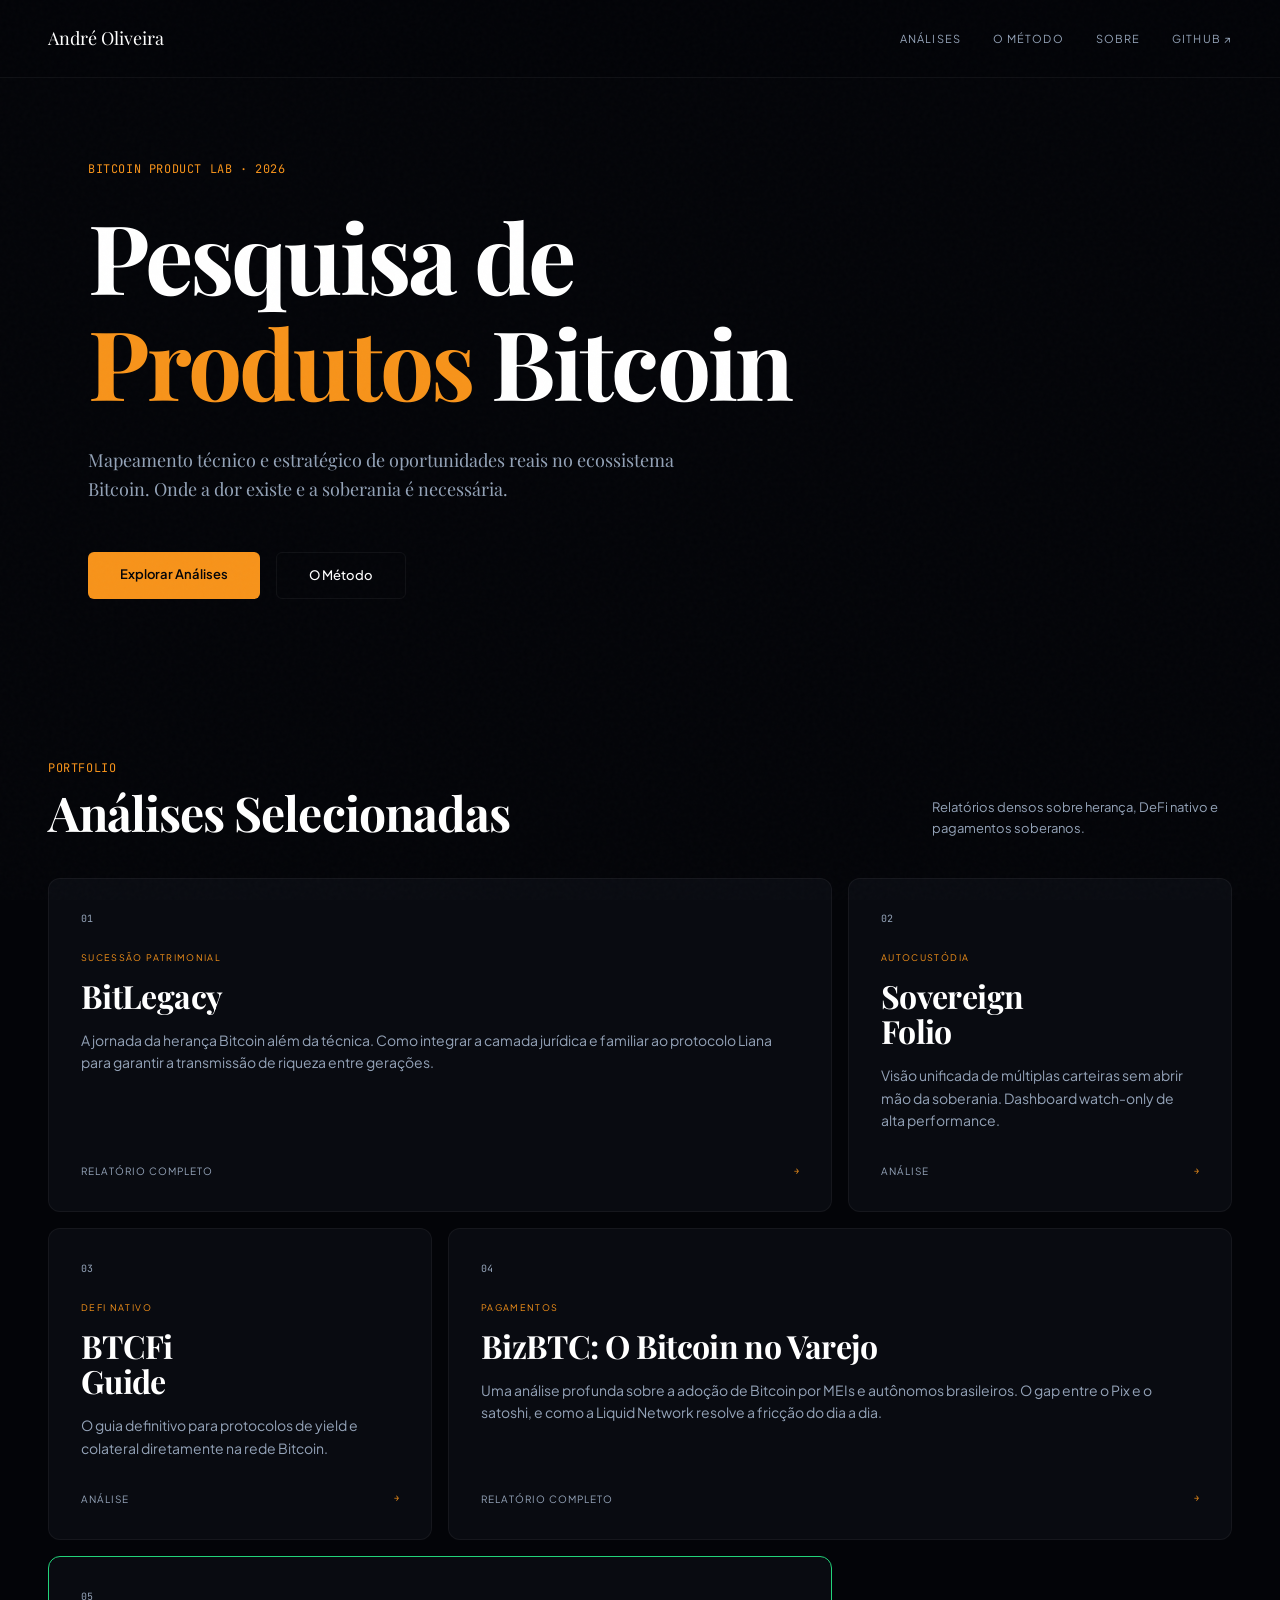
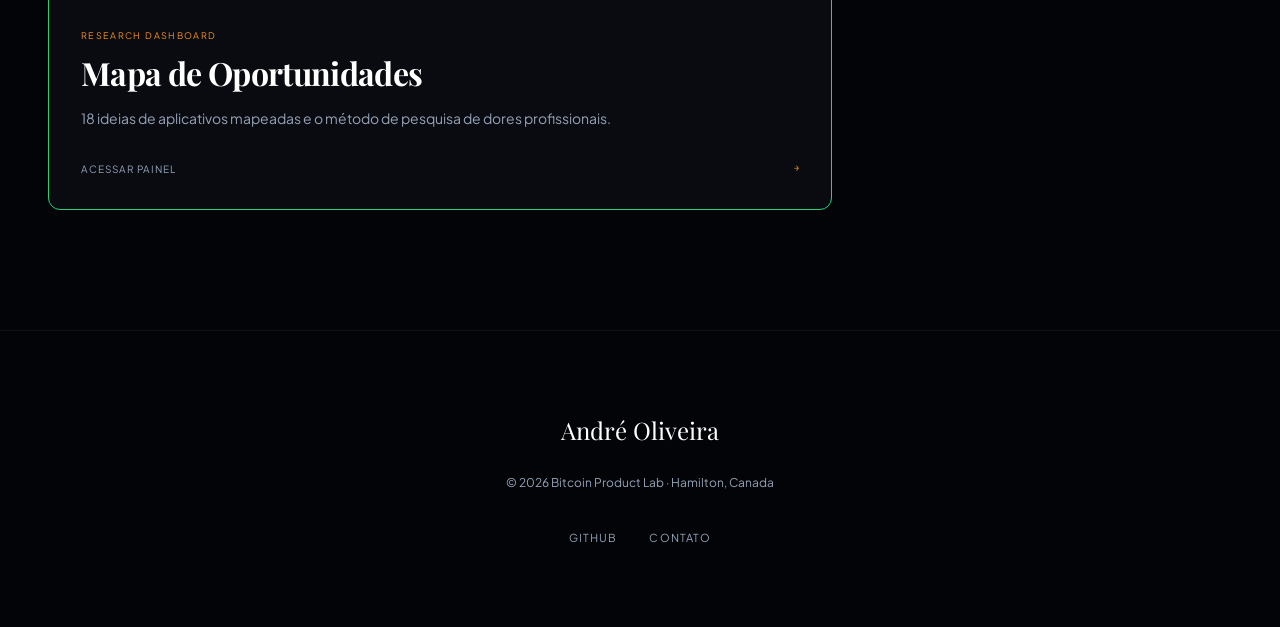
<file: index.html>
<!DOCTYPE html>
<html lang="pt-BR">
<head>
    <meta charset="UTF-8">
    <meta name="viewport" content="width=device-width, initial-scale=1.0">
    <title>André Oliveira — Bitcoin Product Lab</title>
    <meta name="description" content="Mapeamento de oportunidades reais no ecossistema Bitcoin. Dores reais, soluções soberanas.">
    <link rel="stylesheet" href="base.css">
    <style>
        .hero {
            padding: 160px var(--p-page) 80px;
            max-width: 1200px;
            margin: 0 auto;
            text-align: left;
        }

        .hero-eyebrow {
            margin-bottom: 24px;
        }

        h1 {
            font-size: clamp(48px, 8vw, 96px);
            margin-bottom: 32px;
            letter-spacing: -0.03em;
        }

        .hero-desc {
            max-width: 600px;
            font-size: 18px;
            color: var(--text-muted);
            margin-bottom: 48px;
            font-family: 'Playfair Display', serif;
        }

        .section-header {
            padding: 80px var(--p-page) 40px;
            max-width: 1400px;
            margin: 0 auto;
            display: flex;
            justify-content: space-between;
            align-items: flex-end;
        }

        .cases-section {
            padding: 0 var(--p-page) 120px;
        }

        .card-num {
            font-size: 10px;
            font-family: 'JetBrains Mono', monospace;
            color: var(--text-muted);
            margin-bottom: 24px;
        }

        .card-tag {
            font-size: 9px;
            text-transform: uppercase;
            letter-spacing: 0.15em;
            color: var(--accent);
            margin-bottom: 12px;
            display: inline-block;
        }

        .card-title {
            font-size: 32px;
            margin-bottom: 16px;
        }

        .card-desc {
            font-size: 14px;
            color: var(--text-muted);
            line-height: 1.6;
        }

        .card-footer {
            margin-top: auto;
            padding-top: 32px;
            display: flex;
            justify-content: space-between;
            align-items: center;
            font-size: 10px;
            color: var(--text-muted);
            text-transform: uppercase;
            letter-spacing: 0.1em;
        }

        footer {
            padding: 80px var(--p-page);
            border-top: 1px solid var(--border);
            text-align: center;
        }

        .footer-logo {
            font-family: 'Playfair Display', serif;
            font-size: 24px;
            color: var(--white);
            text-decoration: none;
            display: block;
            margin-bottom: 24px;
        }

        .footer-links {
            display: flex;
            justify-content: center;
            gap: 32px;
            list-style: none;
        }

        @media (max-width: 900px) {
            .hero { padding: 120px var(--p-mobile) 60px; }
            .section-header { padding: 40px var(--p-mobile) 20px; flex-direction: column; align-items: flex-start; gap: 16px; }
            .cases-section { padding: 0 var(--p-mobile) 80px; }
        }
    </style>
</head>
<body>

    <nav class="nav-container">
        <a href="/" class="nav-link" style="font-family: 'Playfair Display', serif; font-size: 18px; color: var(--white); text-transform: none; letter-spacing: 0;">André Oliveira</a>
        <div style="display: flex; gap: 32px;">
            <a href="#cases" class="nav-link">Análises</a>
            <a href="metodo/index.html" class="nav-link">O Método</a>
            <a href="sobre/index.html" class="nav-link">Sobre</a>
            <a href="https://github.com/sunda290" target="_blank" class="nav-link">GitHub ↗</a>
        </div>
    </nav>

    <main>
        <section class="hero">
            <div class="hero-eyebrow mono">Bitcoin Product Lab · 2026</div>
            <h1>Pesquisa de <br><span style="color: var(--accent);">Produtos</span> Bitcoin</h1>
            <p class="hero-desc">
                Mapeamento técnico e estratégico de oportunidades reais no ecossistema Bitcoin. Onde a dor existe e a soberania é necessária.
            </p>
            <div style="display: flex; gap: 16px;">
                <a href="#cases" style="background: var(--accent); color: var(--bg); padding: 12px 32px; border-radius: 6px; text-decoration: none; font-weight: 600; font-size: 13px;">Explorar Análises</a>
                <a href="metodo/index.html" style="border: 1px solid var(--border); color: var(--white); padding: 12px 32px; border-radius: 6px; text-decoration: none; font-weight: 500; font-size: 13px;">O Método</a>
            </div>
        </section>

        <section class="section-header" id="cases">
            <div>
                <div class="mono" style="margin-bottom: 8px;">Portfolio</div>
                <h2 style="font-size: 48px;">Análises Selecionadas</h2>
            </div>
            <p style="color: var(--text-muted); max-width: 300px; font-size: 13px;">Relatórios densos sobre herança, DeFi nativo e pagamentos soberanos.</p>
        </section>

        <section class="cases-section">
            <div class="bento-grid">
                
                <!-- BitLegacy -->
                <a href="bitlegacy/index.html" class="bento-card span-8">
                    <div class="card-num">01</div>
                    <div class="card-tag">Sucessão Patrimonial</div>
                    <h3 class="card-title">BitLegacy</h3>
                    <p class="card-desc">
                        A jornada da herança Bitcoin além da técnica. Como integrar a camada jurídica e familiar ao protocolo Liana para garantir a transmissão de riqueza entre gerações.
                    </p>
                    <div class="card-footer">
                        <span>Relatório Completo</span>
                        <span class="mono">→</span>
                    </div>
                </a>

                <!-- SovereignFolio -->
                <a href="sovereignfolio/index.html" class="bento-card span-4">
                    <div class="card-num">02</div>
                    <div class="card-tag">Autocustódia</div>
                    <h3 class="card-title">Sovereign<br>Folio</h3>
                    <p class="card-desc">
                        Visão unificada de múltiplas carteiras sem abrir mão da soberania. Dashboard watch-only de alta performance.
                    </p>
                    <div class="card-footer">
                        <span>Análise</span>
                        <span class="mono">→</span>
                    </div>
                </a>

                <!-- BTCFi -->
                <a href="btcfi/index.html" class="bento-card span-4">
                    <div class="card-num">03</div>
                    <div class="card-tag">DeFi Nativo</div>
                    <h3 class="card-title">BTCFi<br>Guide</h3>
                    <p class="card-desc">
                        O guia definitivo para protocolos de yield e colateral diretamente na rede Bitcoin.
                    </p>
                    <div class="card-footer">
                        <span>Análise</span>
                        <span class="mono">→</span>
                    </div>
                </a>

                <!-- BizBTC -->
                <a href="bizbtc/index.html" class="bento-card span-8">
                    <div class="card-num">04</div>
                    <div class="card-tag">Pagamentos</div>
                    <h3 class="card-title">BizBTC: O Bitcoin no Varejo</h3>
                    <p class="card-desc">
                        Uma análise profunda sobre a adoção de Bitcoin por MEIs e autônomos brasileiros. O gap entre o Pix e o satoshi, e como a Liquid Network resolve a fricção do dia a dia.
                    </p>
                    <div class="card-footer">
                        <span>Relatório Completo</span>
                        <span class="mono">→</span>
                    </div>
                </a>

                <!-- App Ideas -->
                <a href="metodo/index.html" class="bento-card span-8" style="border-color: #22d37a;">
                    <div class="card-num">05</div>
                    <div class="card-tag">Research Dashboard</div>
                    <h3 class="card-title">Mapa de Oportunidades</h3>
                    <p class="card-desc">
                        18 ideias de aplicativos mapeadas e o método de pesquisa de dores profissionais.
                    </p>
                    <div class="card-footer">
                        <span>Acessar Painel</span>
                        <span class="mono">→</span>
                    </div>
                </a>

            </div>
        </section>
    </main>

    <footer>
        <a href="index.html" class="footer-logo">André Oliveira</a>
        <p style="color: var(--text-muted); font-size: 12px; margin-bottom: 32px;">© 2026 Bitcoin Product Lab · Hamilton, Canada</p>
        <ul class="footer-links">
            <li><a href="https://github.com/sunda290" class="nav-link">GitHub</a></li>
            <li><a href="mailto:andre@sundeckcreative.com" class="nav-link">Contato</a></li>
        </ul>
    </footer>

</body>
</html>
</file>
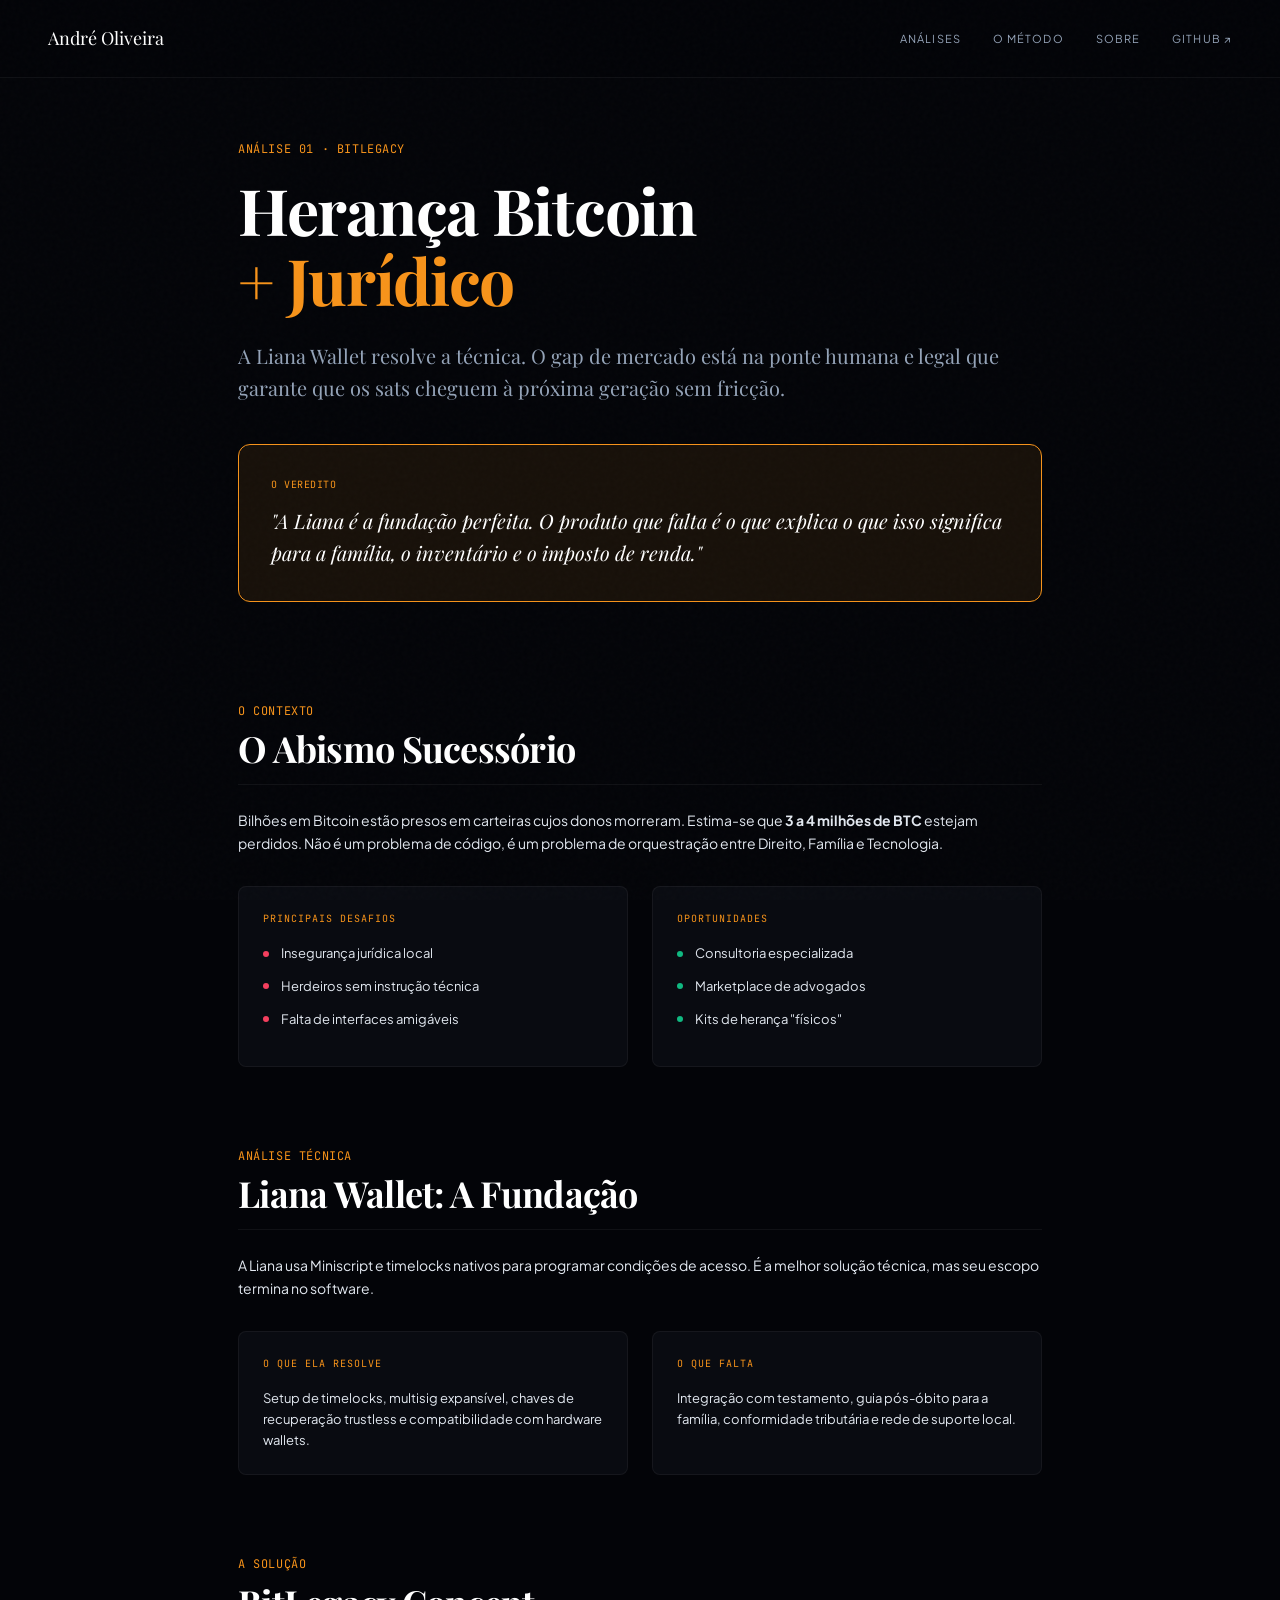
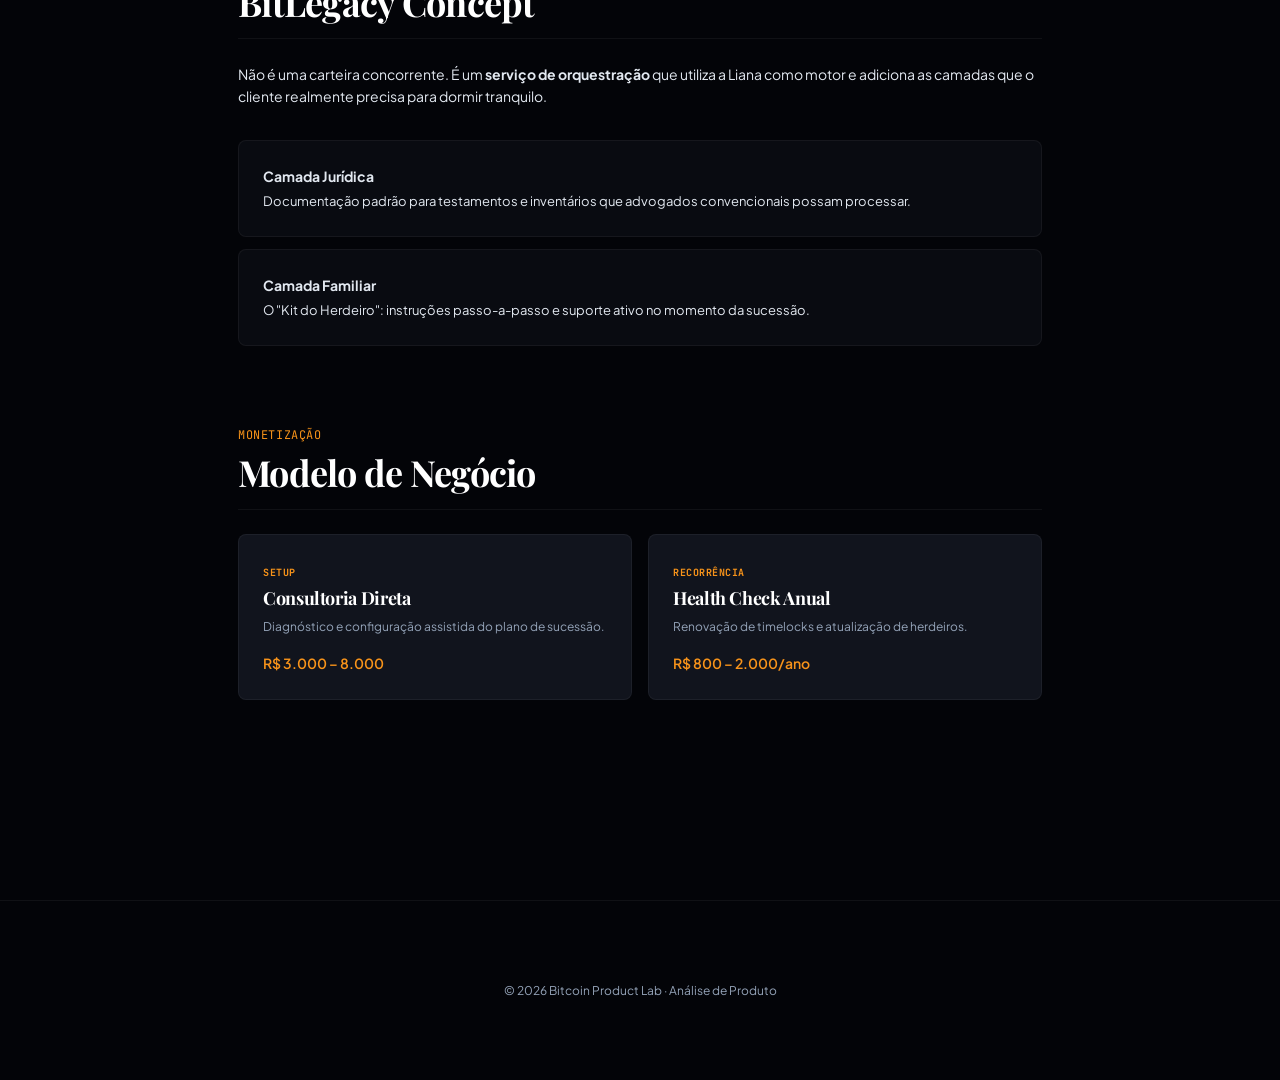
<file: bitlegacy/index.html>
<!DOCTYPE html>
<html lang="pt-BR">
<head>
    <meta charset="UTF-8">
    <meta name="viewport" content="width=device-width, initial-scale=1.0">
    <title>BitLegacy — Oportunidade de Produto | Bitcoin Product Lab</title>
    <link rel="stylesheet" href="../base.css">
    <style>
        .page-header {
            padding: 140px var(--p-page) 60px;
            max-width: 900px;
            margin: 0 auto;
        }

        .content-body {
            max-width: 900px;
            margin: 0 auto;
            padding: 0 var(--p-page) 120px;
        }

        .verdict-box {
            background: var(--accent-dim);
            border: 1px solid var(--accent);
            padding: 32px;
            border-radius: 12px;
            margin: 40px 0;
        }

        .verdict-label {
            display: block;
            font-size: 10px;
            margin-bottom: 12px;
        }

        .verdict-text {
            font-family: 'Playfair Display', serif;
            font-size: 20px;
            font-style: italic;
            color: var(--white);
        }

        section {
            margin-bottom: 80px;
        }

        h2 {
            font-size: 36px;
            margin-bottom: 24px;
            border-bottom: 1px solid var(--border);
            padding-bottom: 16px;
        }

        .grid-2 {
            display: grid;
            grid-template-columns: 1fr 1fr;
            gap: 24px;
            margin: 32px 0;
        }

        .status-box {
            background: var(--s1);
            border: 1px solid var(--border);
            padding: 24px;
            border-radius: 8px;
        }

        .status-header {
            font-size: 10px;
            text-transform: uppercase;
            letter-spacing: 0.1em;
            margin-bottom: 16px;
            display: block;
        }

        .status-item {
            display: flex;
            align-items: center;
            gap: 12px;
            margin-bottom: 12px;
            font-size: 13px;
        }

        .dot {
            width: 6px;
            height: 6px;
            border-radius: 50%;
        }

        .dot.green { background: #10b981; }
        .dot.red { background: #f43f5e; }

        .biz-model-grid {
            display: grid;
            grid-template-columns: repeat(auto-fit, minmax(280px, 1fr));
            gap: 16px;
        }

        .biz-card {
            background: var(--s2);
            padding: 24px;
            border-radius: 8px;
            border: 1px solid var(--border);
        }

        .price-tag {
            display: block;
            margin-top: 16px;
            color: var(--accent);
            font-weight: 600;
        }

        @media (max-width: 900px) {
            .page-header, .content-body { padding: 100px var(--p-mobile) 40px; }
            .grid-2 { grid-template-columns: 1fr; }
        }
    </style>
</head>
<body>

    <nav class="nav-container">
        <a href="../index.html" class="nav-link" style="font-family: 'Playfair Display', serif; font-size: 18px; color: var(--white); text-transform: none; letter-spacing: 0;">André Oliveira</a>
        <div style="display: flex; gap: 32px;">
            <a href="../index.html#cases" class="nav-link">Análises</a>
            <a href="../metodo/index.html" class="nav-link">O Método</a>
            <a href="../sobre/index.html" class="nav-link">Sobre</a>
            <a href="https://github.com/sunda290" target="_blank" class="nav-link">GitHub ↗</a>
        </div>
    </nav>

    <header class="page-header">
        <div class="mono" style="margin-bottom: 16px;">Análise 01 · BitLegacy</div>
        <h1 style="font-size: 64px; margin-bottom: 24px;">Herança Bitcoin <br><span style="color: var(--accent);">+ Jurídico</span></h1>
        <p style="font-family: 'Playfair Display', serif; font-size: 20px; color: var(--text-muted); line-height: 1.6;">
            A Liana Wallet resolve a técnica. O gap de mercado está na ponte humana e legal que garante que os sats cheguem à próxima geração sem fricção.
        </p>
        
        <div class="verdict-box">
            <span class="verdict-label mono">O Veredito</span>
            <p class="verdict-text">
                "A Liana é a fundação perfeita. O produto que falta é o que explica o que isso significa para a família, o inventário e o imposto de renda."
            </p>
        </div>
    </header>

    <main class="content-body">
        
        <section>
            <div class="mono" style="margin-bottom: 8px;">O Contexto</div>
            <h2>O Abismo Sucessório</h2>
            <p>Bilhões em Bitcoin estão presos em carteiras cujos donos morreram. Estima-se que <strong>3 a 4 milhões de BTC</strong> estejam perdidos. Não é um problema de código, é um problema de orquestração entre Direito, Família e Tecnologia.</p>
            
            <div class="grid-2">
                <div class="status-box">
                    <span class="status-header mono">Principais Desafios</span>
                    <div class="status-item"><div class="dot red"></div> Insegurança jurídica local</div>
                    <div class="status-item"><div class="dot red"></div> Herdeiros sem instrução técnica</div>
                    <div class="status-item"><div class="dot red"></div> Falta de interfaces amigáveis</div>
                </div>
                <div class="status-box">
                    <span class="status-header mono">Oportunidades</span>
                    <div class="status-item"><div class="dot green"></div> Consultoria especializada</div>
                    <div class="status-item"><div class="dot green"></div> Marketplace de advogados</div>
                    <div class="status-item"><div class="dot green"></div> Kits de herança "físicos"</div>
                </div>
            </div>
        </section>

        <section>
            <div class="mono" style="margin-bottom: 8px;">Análise Técnica</div>
            <h2>Liana Wallet: A Fundação</h2>
            <p>A Liana usa Miniscript e timelocks nativos para programar condições de acesso. É a melhor solução técnica, mas seu escopo termina no software.</p>
            
            <div class="grid-2">
                <div class="status-box">
                    <span class="status-header mono">O que ela resolve</span>
                    <p style="font-size: 13px;">Setup de timelocks, multisig expansível, chaves de recuperação trustless e compatibilidade com hardware wallets.</p>
                </div>
                <div class="status-box">
                    <span class="status-header mono">O que falta</span>
                    <p style="font-size: 13px;">Integração com testamento, guia pós-óbito para a família, conformidade tributária e rede de suporte local.</p>
                </div>
            </div>
        </section>

        <section>
            <div class="mono" style="margin-bottom: 8px;">A Solução</div>
            <h2>BitLegacy Concept</h2>
            <p>Não é uma carteira concorrente. É um <strong>serviço de orquestração</strong> que utiliza a Liana como motor e adiciona as camadas que o cliente realmente precisa para dormir tranquilo.</p>
            
            <div style="display: flex; flex-direction: column; gap: 12px; margin-top: 32px;">
                <div class="status-box">
                    <strong style="display: block; margin-bottom: 4px;">Camada Jurídica</strong>
                    <p style="font-size: 13px;">Documentação padrão para testamentos e inventários que advogados convencionais possam processar.</p>
                </div>
                <div class="status-box">
                    <strong style="display: block; margin-bottom: 4px;">Camada Familiar</strong>
                    <p style="font-size: 13px;">O "Kit do Herdeiro": instruções passo-a-passo e suporte ativo no momento da sucessão.</p>
                </div>
            </div>
        </section>

        <section>
            <div class="mono" style="margin-bottom: 8px;">Monetização</div>
            <h2>Modelo de Negócio</h2>
            <div class="biz-model-grid">
                <div class="biz-card">
                    <strong class="mono" style="font-size: 10px;">Setup</strong>
                    <h3 style="font-size: 18px; margin: 8px 0;">Consultoria Direta</h3>
                    <p style="font-size: 12px; color: var(--text-muted);">Diagnóstico e configuração assistida do plano de sucessão.</p>
                    <span class="price-tag">R$ 3.000 – 8.000</span>
                </div>
                <div class="biz-card">
                    <strong class="mono" style="font-size: 10px;">Recorrência</strong>
                    <h3 style="font-size: 18px; margin: 8px 0;">Health Check Anual</h3>
                    <p style="font-size: 12px; color: var(--text-muted);">Renovação de timelocks e atualização de herdeiros.</p>
                    <span class="price-tag">R$ 800 – 2.000/ano</span>
                </div>
            </div>
        </section>

    </main>

    <footer style="padding: 80px var(--p-page); border-top: 1px solid var(--border); text-align: center;">
        <p style="color: var(--text-muted); font-size: 12px;">© 2026 Bitcoin Product Lab · Análise de Produto</p>
    </footer>

</body>
</html>
</file>
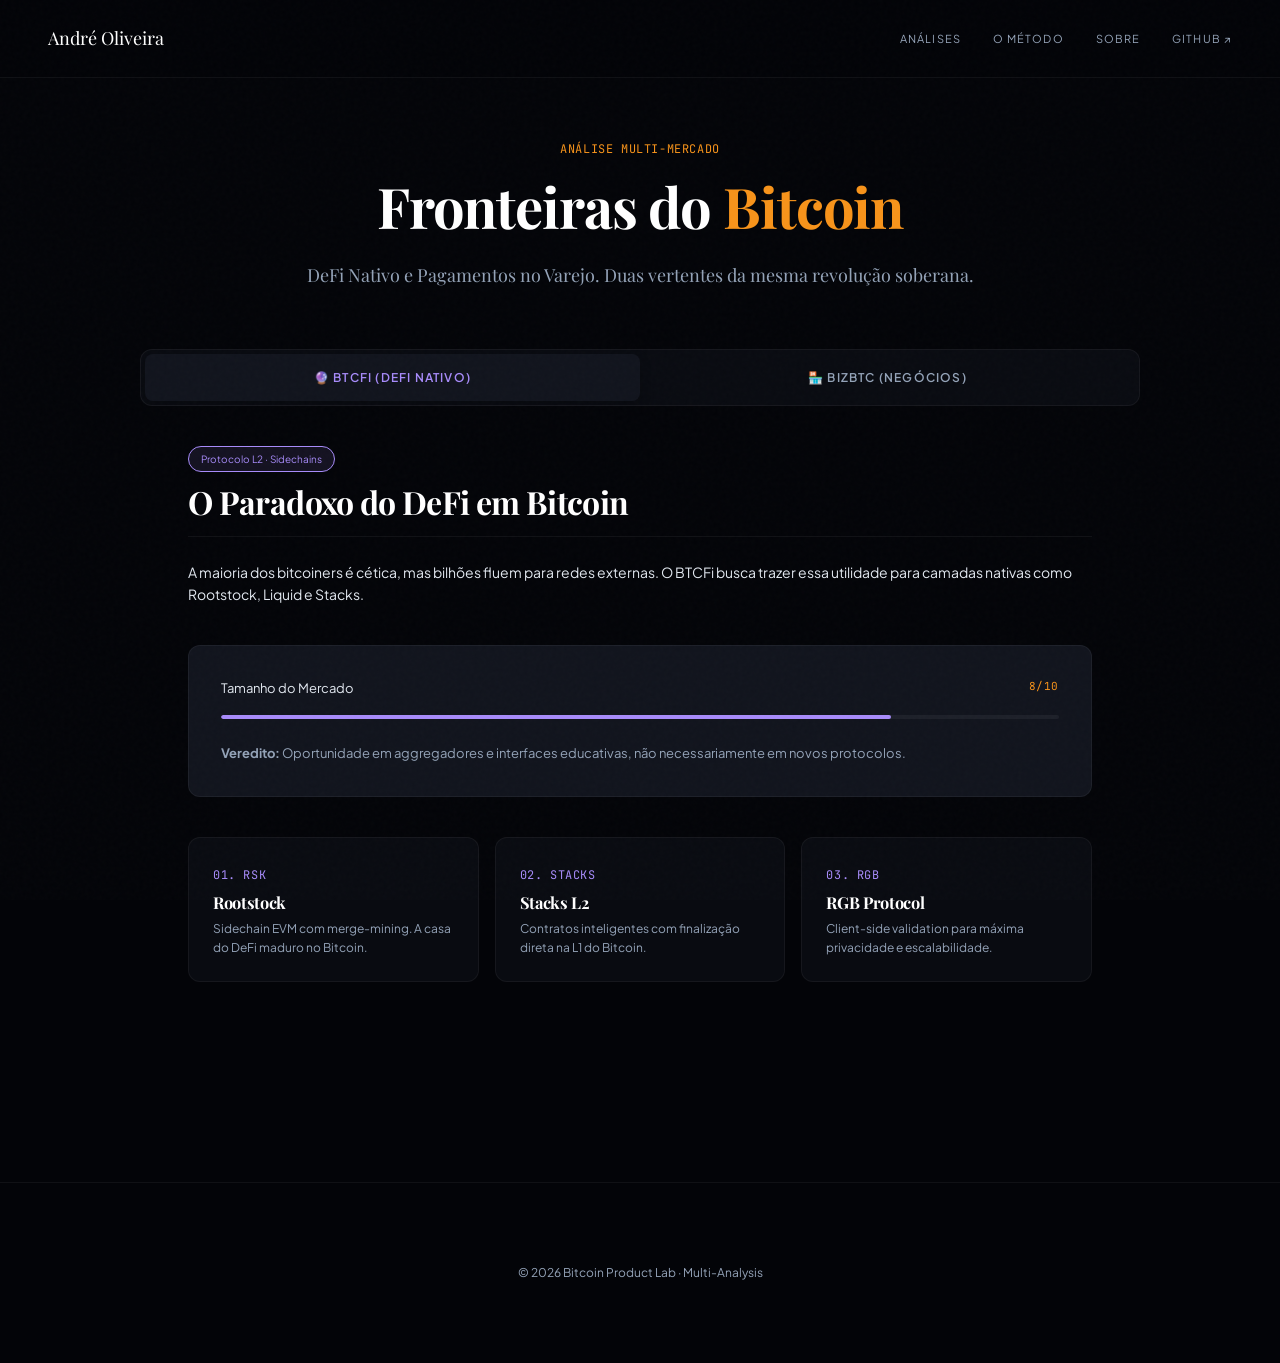
<file: bizbtc/index.html>
<!DOCTYPE html>
<html lang="pt-BR">
<head>
    <meta charset="UTF-8">
    <meta name="viewport" content="width=device-width, initial-scale=1.0">
    <title>BTCFi + Bitcoin para Negócios — Análise | Bitcoin Product Lab</title>
    <link rel="stylesheet" href="../base.css">
    <style>
        .page-header {
            padding: 140px var(--p-page) 60px;
            max-width: 1000px;
            margin: 0 auto;
            text-align: center;
        }

        .tab-nav {
            max-width: 1000px;
            margin: 0 auto 40px;
            display: flex;
            background: var(--s1);
            border: 1px solid var(--border);
            border-radius: 12px;
            overflow: hidden;
            padding: 4px;
        }

        .tab-btn {
            flex: 1;
            padding: 16px 24px;
            border: none;
            background: transparent;
            color: var(--text-muted);
            font-family: 'Plus Jakarta Sans', sans-serif;
            font-size: 12px;
            font-weight: 600;
            text-transform: uppercase;
            letter-spacing: 0.1em;
            cursor: pointer;
            transition: all 0.3s;
            border-radius: 8px;
        }

        .tab-btn.active {
            background: var(--s2);
            color: var(--white);
            box-shadow: 0 4px 12px rgba(0,0,0,0.2);
        }

        .tab-btn.active.btcfi { color: #a78bfa; }
        .tab-btn.active.biz { color: #f59e0b; }

        .content-panel {
            display: none;
            max-width: 1000px;
            margin: 0 auto;
            padding: 0 var(--p-page) 120px;
        }

        .content-panel.active {
            display: block;
        }

        section { margin-bottom: 80px; }

        h2 { font-size: 32px; margin-bottom: 24px; border-bottom: 1px solid var(--border); padding-bottom: 16px; }

        .grid-3 {
            display: grid;
            grid-template-columns: repeat(auto-fit, minmax(280px, 1fr));
            gap: 16px;
            margin-top: 32px;
        }

        .card {
            background: var(--s1);
            border: 1px solid var(--border);
            padding: 24px;
            border-radius: 12px;
            transition: all 0.3s;
        }

        .card:hover { background: var(--s2); border-color: var(--accent); }

        .score-box {
            background: var(--s2);
            padding: 32px;
            border-radius: 12px;
            border: 1px solid var(--border);
            margin: 40px 0;
        }

        .score-row {
            display: flex;
            justify-content: space-between;
            margin-bottom: 16px;
            font-size: 13px;
        }

        .progress-bg { height: 4px; background: var(--border); border-radius: 2px; margin-top: 6px; overflow: hidden; }
        .progress-fill { height: 100%; border-radius: 2px; transition: width 1s ease-out; }

        .pill {
            display: inline-block;
            padding: 4px 12px;
            border-radius: 100px;
            font-size: 10px;
            margin-bottom: 12px;
            border: 1px solid;
        }

        @media (max-width: 900px) {
            .page-header { padding: 100px var(--p-mobile) 40px; }
            .tab-nav { flex-direction: column; }
        }
    </style>
</head>
<body>

    <nav class="nav-container">
        <a href="../index.html" class="nav-link" style="font-family: 'Playfair Display', serif; font-size: 18px; color: var(--white); text-transform: none; letter-spacing: 0;">André Oliveira</a>
        <div style="display: flex; gap: 32px;">
            <a href="../index.html#cases" class="nav-link">Análises</a>
            <a href="../metodo/index.html" class="nav-link">O Método</a>
            <a href="../sobre/index.html" class="nav-link">Sobre</a>
            <a href="https://github.com/sunda290" target="_blank" class="nav-link">GitHub ↗</a>
        </div>
    </nav>

    <header class="page-header">
        <div class="mono" style="margin-bottom: 16px;">Análise Multi-Mercado</div>
        <h1 style="font-size: 56px; margin-bottom: 24px;">Fronteiras do <span style="color: var(--accent);">Bitcoin</span></h1>
        <p style="font-family: 'Playfair Display', serif; font-size: 18px; color: var(--text-muted); max-width: 700px; margin: 0 auto;">
            DeFi Nativo e Pagamentos no Varejo. Duas vertentes da mesma revolução soberana.
        </p>
    </header>

    <div class="tab-nav">
        <button class="tab-btn active btcfi" onclick="switchTab('btcfi')">🔮 BTCFi (DeFi Nativo)</button>
        <button class="tab-btn biz" onclick="switchTab('biz')">🏪 BizBTC (Negócios)</button>
    </div>

    <!-- BTCFi Panel -->
    <main id="btcfi" class="content-panel active">
        <section>
            <div class="pill" style="border-color: #a78bfa; color: #a78bfa; background: rgba(167,139,250,0.1);">Protocolo L2 · Sidechains</div>
            <h2>O Paradoxo do DeFi em Bitcoin</h2>
            <p>A maioria dos bitcoiners é cética, mas bilhões fluem para redes externas. O BTCFi busca trazer essa utilidade para camadas nativas como Rootstock, Liquid e Stacks.</p>
            
            <div class="score-box">
                <div class="score-row"><span>Tamanho do Mercado</span><span class="mono">8/10</span></div>
                <div class="progress-bg"><div class="progress-fill" style="width: 80%; background: #a78bfa;"></div></div>
                <div style="margin-top: 24px; font-size: 13px; color: var(--text-muted);">
                    <strong>Veredito:</strong> Oportunidade em aggregadores e interfaces educativas, não necessariamente em novos protocolos.
                </div>
            </div>

            <div class="grid-3">
                <div class="card">
                    <span class="mono" style="color: #a78bfa;">01. RSK</span>
                    <h3 style="margin: 8px 0;">Rootstock</h3>
                    <p style="font-size: 12px; color: var(--text-muted);">Sidechain EVM com merge-mining. A casa do DeFi maduro no Bitcoin.</p>
                </div>
                <div class="card">
                    <span class="mono" style="color: #a78bfa;">02. Stacks</span>
                    <h3 style="margin: 8px 0;">Stacks L2</h3>
                    <p style="font-size: 12px; color: var(--text-muted);">Contratos inteligentes com finalização direta na L1 do Bitcoin.</p>
                </div>
                <div class="card">
                    <span class="mono" style="color: #a78bfa;">03. RGB</span>
                    <h3 style="margin: 8px 0;">RGB Protocol</h3>
                    <p style="font-size: 12px; color: var(--text-muted);">Client-side validation para máxima privacidade e escalabilidade.</p>
                </div>
            </div>
        </section>
    </main>

    <!-- Biz Panel -->
    <main id="biz" class="content-panel">
        <section>
            <div class="pill" style="border-color: #f59e0b; color: #f59e0b; background: rgba(245,158,11,0.1);">Varejo · MEIs · Pagamentos</div>
            <h2>BizBTC: Bitcoin no mundo real</h2>
            <p>15 milhões de MEIs no Brasil. O gap entre o Pix e o Satoshi. Como transformar o Bitcoin em uma ferramenta de fluxo de caixa soberana para o pequeno empreendedor.</p>
            
            <div class="score-box" style="border-color: #f59e0b;">
                <div class="score-row"><span>Dor do Usuário</span><span class="mono">10/10</span></div>
                <div class="progress-bg"><div class="progress-fill" style="width: 100%; background: #f59e0b;"></div></div>
                <div style="margin-top: 24px; font-size: 13px; color: var(--text-muted);">
                    <strong>Aposta:</strong> O Pix é a porta de entrada. A Liquid Network (via PixGo) é o trilho silencioso da soberania.
                </div>
            </div>

            <div class="grid-3">
                <div class="card">
                    <span class="mono" style="color: #f59e0b;">Visão</span>
                    <h3 style="margin: 8px 0;">Terminal Soberano</h3>
                    <p style="font-size: 12px; color: var(--text-muted);">Receba Pix, guarde em DePix (Liquid), gaste como quiser. Sem bancos.</p>
                </div>
                <div class="card">
                    <span class="mono" style="color: #f59e0b;">Gap</span>
                    <h3 style="margin: 8px 0;">Interface de Gestão</h3>
                    <p style="font-size: 12px; color: var(--text-muted);">Falta um ERP simples que fale Bitcoin para quem só entende de vender.</p>
                </div>
            </div>
        </section>
    </main>

    <script>
        function switchTab(id) {
            document.querySelectorAll('.content-panel').forEach(p => p.classList.remove('active'));
            document.querySelectorAll('.tab-btn').forEach(b => b.classList.remove('active'));
            document.getElementById(id).classList.add('active');
            event.currentTarget.classList.add('active');
        }
    </script>

    <footer style="padding: 80px var(--p-page); border-top: 1px solid var(--border); text-align: center;">
        <p style="color: var(--text-muted); font-size: 12px;">© 2026 Bitcoin Product Lab · Multi-Analysis</p>
    </footer>

</body>
</html>
</file>
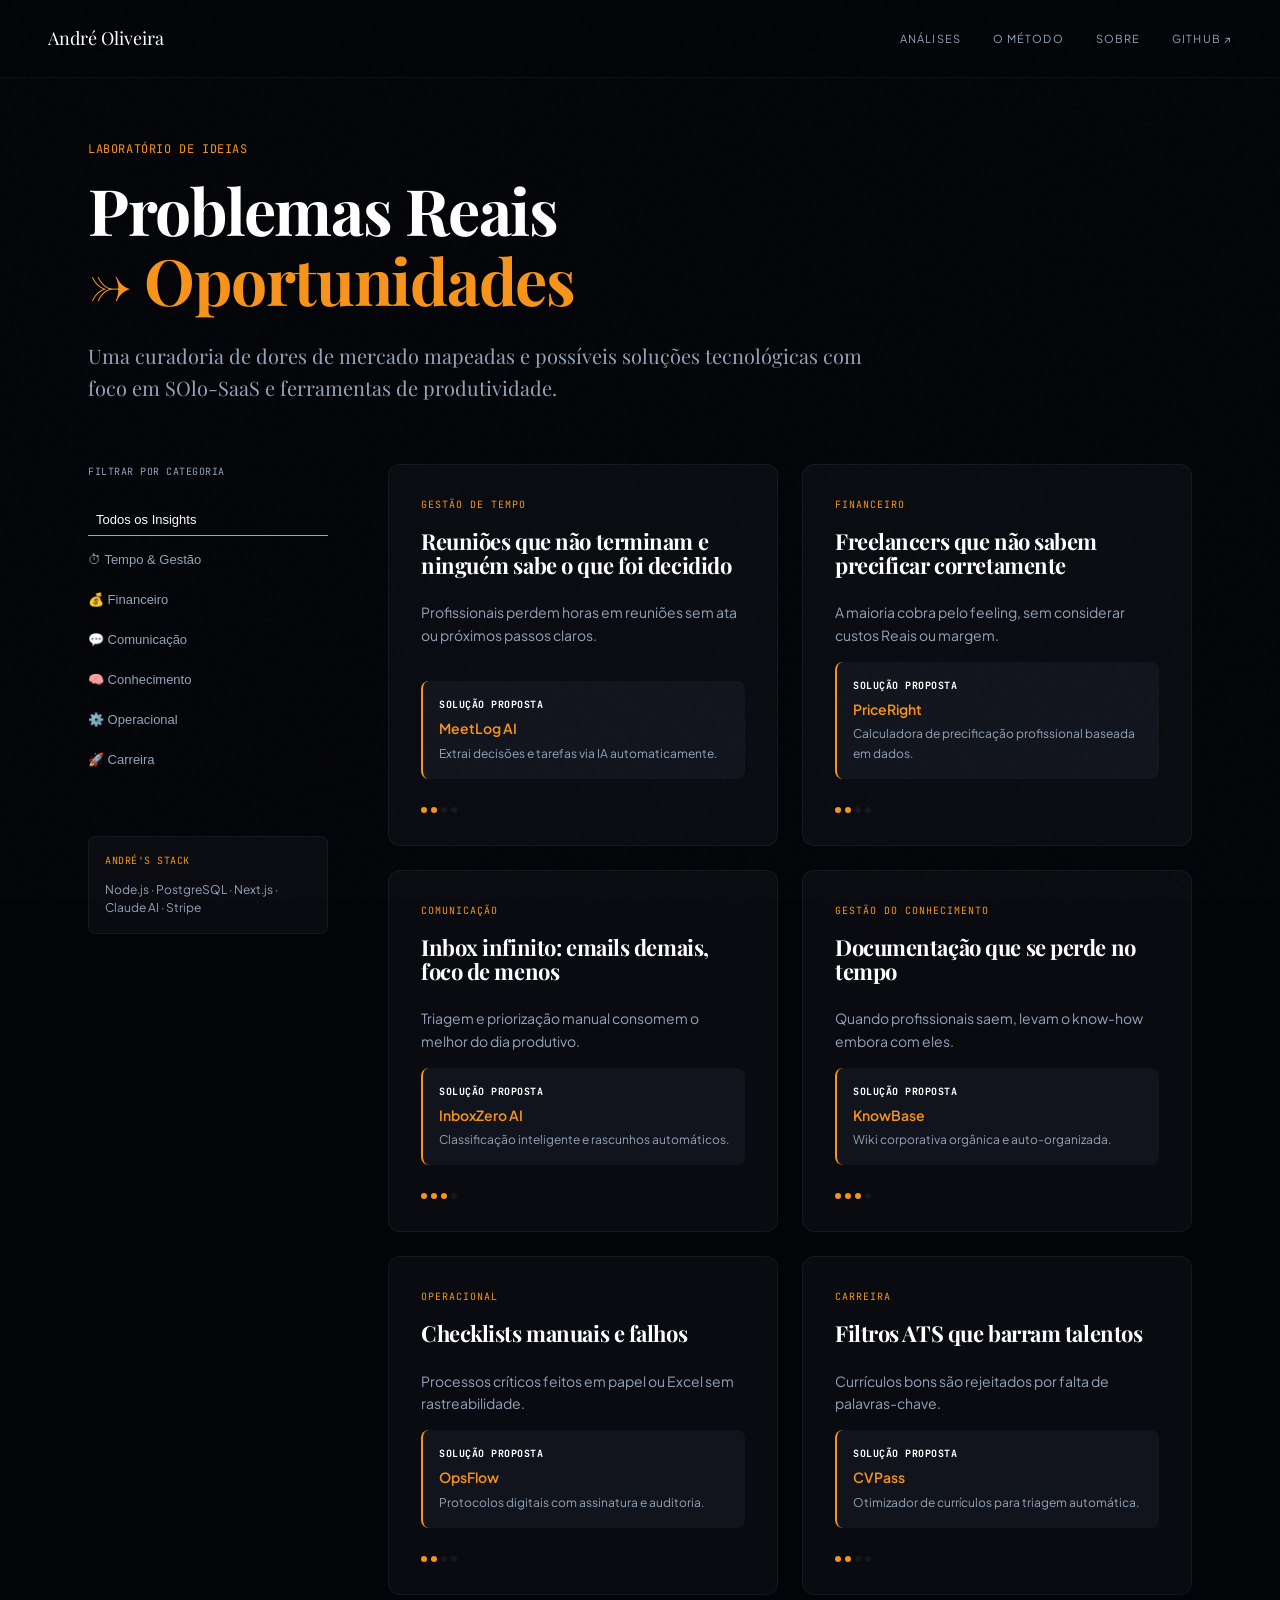
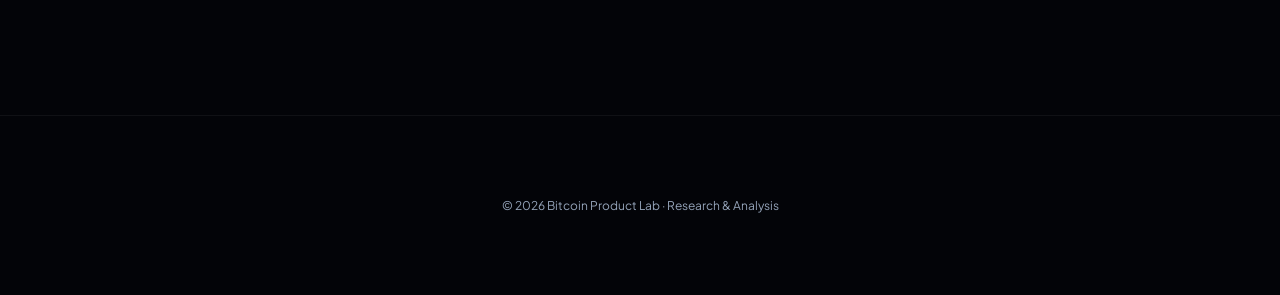
<file: metodo/index.html>
<!DOCTYPE html>
<html lang="pt-BR">
<head>
    <meta charset="UTF-8">
    <meta name="viewport" content="width=device-width, initial-scale=1.0">
    <title>Ideias & Oportunidades | Bitcoin Product Lab</title>
    <link rel="stylesheet" href="../base.css">
    <style>
        .page-header {
            padding: 140px var(--p-page) 60px;
            max-width: 1200px;
            margin: 0 auto;
        }

        .main-layout {
            display: grid;
            grid-template-columns: 240px 1fr;
            gap: 60px;
            max-width: 1200px;
            margin: 0 auto;
            padding: 0 var(--p-page) 120px;
        }

        .sidebar-nav {
            position: sticky;
            top: 100px;
            height: fit-content;
        }

        .filter-group {
            display: flex;
            flex-direction: column;
            gap: 8px;
            margin-bottom: 40px;
        }

        .filter-btn {
            background: transparent;
            border: none;
            color: var(--text-muted);
            text-align: left;
            font-size: 13px;
            padding: 8px 0;
            cursor: pointer;
            transition: all 0.2s;
            border-bottom: 1px solid transparent;
        }

        .filter-btn:hover, .filter-btn.active {
            color: var(--white);
            padding-left: 8px;
            border-bottom-color: var(--accent);
        }

        .cards-grid {
            display: grid;
            grid-template-columns: repeat(auto-fill, minmax(350px, 1fr));
            gap: 24px;
        }

        .idea-card {
            background: var(--s1);
            border: 1px solid var(--border);
            padding: 32px;
            border-radius: 12px;
            transition: all 0.3s;
            display: flex;
            flex-direction: column;
            gap: 16px;
        }

        .idea-card:hover {
            border-color: var(--accent);
            transform: translateY(-4px);
            background: var(--s2);
        }

        .card-tag {
            font-size: 10px;
            text-transform: uppercase;
            letter-spacing: 0.1em;
            color: var(--accent);
        }

        .card-title {
            font-family: 'Playfair Display', serif;
            font-size: 22px;
            color: var(--white);
            margin-bottom: 8px;
        }

        .solution-box {
            background: var(--s2);
            padding: 16px;
            border-radius: 8px;
            border-left: 2px solid var(--accent);
            margin-top: auto;
        }

        .complexity-dots {
            display: flex;
            gap: 4px;
            margin-top: 12px;
        }

        .dot {
            width: 6px;
            height: 6px;
            border-radius: 50%;
            background: var(--border);
        }

        .dot.active { background: var(--accent); }

        @media (max-width: 900px) {
            .main-layout { grid-template-columns: 1fr; }
            .sidebar-nav { position: static; }
        }
    </style>
</head>
<body>

    <nav class="nav-container">
        <a href="../index.html" class="nav-link" style="font-family: 'Playfair Display', serif; font-size: 18px; color: var(--white); text-transform: none; letter-spacing: 0;">André Oliveira</a>
        <div style="display: flex; gap: 32px;">
            <a href="../index.html#cases" class="nav-link">Análises</a>
            <a href="../metodo/index.html" class="nav-link active">O Método</a>
            <a href="../sobre/index.html" class="nav-link">Sobre</a>
            <a href="https://github.com/sunda290" target="_blank" class="nav-link">GitHub ↗</a>
        </div>
    </nav>

    <header class="page-header">
        <div class="mono" style="margin-bottom: 16px;">Laboratório de Ideias</div>
        <h1 style="font-size: 64px; margin-bottom: 24px;">Problemas Reais <br><span style="color: var(--accent);">→ Oportunidades</span></h1>
        <p style="font-family: 'Playfair Display', serif; font-size: 20px; color: var(--text-muted); max-width: 800px;">
            Uma curadoria de dores de mercado mapeadas e possíveis soluções tecnológicas com foco em SOlo-SaaS e ferramentas de produtividade.
        </p>
    </header>

    <div class="main-layout">
        <aside class="sidebar-nav">
            <div class="mono" style="font-size: 10px; margin-bottom: 24px; color: var(--text-muted);">Filtrar por Categoria</div>
            <div class="filter-group">
                <button class="filter-btn active" onclick="filter('all')">Todos os Insights</button>
                <button class="filter-btn" onclick="filter('tempo')">⏱ Tempo & Gestão</button>
                <button class="filter-btn" onclick="filter('financeiro')">💰 Financeiro</button>
                <button class="filter-btn" onclick="filter('comunicacao')">💬 Comunicação</button>
                <button class="filter-btn" onclick="filter('conhecimento')">🧠 Conhecimento</button>
                <button class="filter-btn" onclick="filter('operacional')">⚙️ Operacional</button>
                <button class="filter-btn" onclick="filter('carreira')">🚀 Carreira</button>
            </div>
            
            <div class="solution-box" style="border: 1px solid var(--border); background: var(--s1); margin-top: 60px;">
                <div class="mono" style="font-size: 10px; color: var(--accent); margin-bottom: 12px;">André's Stack</div>
                <p style="font-size: 12px; color: var(--text-muted); line-height: 1.5;">
                    Node.js · PostgreSQL · Next.js · Claude AI · Stripe
                </p>
            </div>
        </aside>

        <main class="cards-grid" id="cards-grid">
            <!-- Rendered by JS -->
        </main>
    </div>

    <script>
        const data = [
            {
                category: 'tempo',
                categoryLabel: 'Gestão de Tempo',
                pain: 'Reuniões que não terminam e ninguém sabe o que foi decidido',
                desc: 'Profissionais perdem horas em reuniões sem ata ou próximos passos claros.',
                appName: 'MeetLog AI',
                appDesc: 'Extrai decisões e tarefas via IA automaticamente.',
                difficulty: 2
            },
            {
                category: 'financeiro',
                categoryLabel: 'Financeiro',
                pain: 'Freelancers que não sabem precificar corretamente',
                desc: 'A maioria cobra pelo feeling, sem considerar custos Reais ou margem.',
                appName: 'PriceRight',
                appDesc: 'Calculadora de precificação profissional baseada em dados.',
                difficulty: 2
            },
            {
                category: 'comunicacao',
                categoryLabel: 'Comunicação',
                pain: 'Inbox infinito: emails demais, foco de menos',
                desc: 'Triagem e priorização manual consomem o melhor do dia produtivo.',
                appName: 'InboxZero AI',
                appDesc: 'Classificação inteligente e rascunhos automáticos.',
                difficulty: 3
            },
            {
                category: 'conhecimento',
                categoryLabel: 'Gestão do Conhecimento',
                pain: 'Documentação que se perde no tempo',
                desc: 'Quando profissionais saem, levam o know-how embora com eles.',
                appName: 'KnowBase',
                appDesc: 'Wiki corporativa orgânica e auto-organizada.',
                difficulty: 3
            },
            {
                category: 'operacional',
                categoryLabel: 'Operacional',
                pain: 'Checklists manuais e falhos',
                desc: 'Processos críticos feitos em papel ou Excel sem rastreabilidade.',
                appName: 'OpsFlow',
                appDesc: 'Protocolos digitais com assinatura e auditoria.',
                difficulty: 2
            },
            {
                category: 'carreira',
                categoryLabel: 'Carreira',
                pain: 'Filtros ATS que barram talentos',
                desc: 'Currículos bons são rejeitados por falta de palavras-chave.',
                appName: 'CVPass',
                appDesc: 'Otimizador de currículos para triagem automática.',
                difficulty: 2
            }
        ];

        function renderCards(cat = 'all') {
            const grid = document.getElementById('cards-grid');
            const filtered = cat === 'all' ? data : data.filter(d => d.category === cat);
            
            grid.innerHTML = filtered.map(d => `
                <div class="idea-card">
                    <span class="card-tag mono">${d.categoryLabel}</span>
                    <h3 class="card-title">${d.pain}</h3>
                    <p style="font-size: 14px; color: var(--text-muted);">${d.desc}</p>
                    
                    <div class="solution-box">
                        <strong class="mono" style="font-size: 10px; color: var(--white); display: block; margin-bottom: 4px;">Solução Proposta</strong>
                        <div style="font-weight: 600; margin-bottom: 4px; color: var(--accent);">${d.appName}</div>
                        <p style="font-size: 12px; color: var(--text-muted);">${d.appDesc}</p>
                    </div>

                    <div class="complexity-dots">
                        ${Array(4).fill().map((_, i) => `<div class="dot ${i < d.difficulty ? 'active' : ''}"></div>`).join('')}
                    </div>
                </div>
            `).join('');
        }

        function filter(cat) {
            document.querySelectorAll('.filter-btn').forEach(b => b.classList.remove('active'));
            event.target.classList.add('active');
            renderCards(cat);
        }

        renderCards();
    </script>

    <footer style="padding: 80px var(--p-page); border-top: 1px solid var(--border); text-align: center;">
        <p style="color: var(--text-muted); font-size: 12px;">© 2026 Bitcoin Product Lab · Research & Analysis</p>
    </footer>

</body>
</html>
</file>
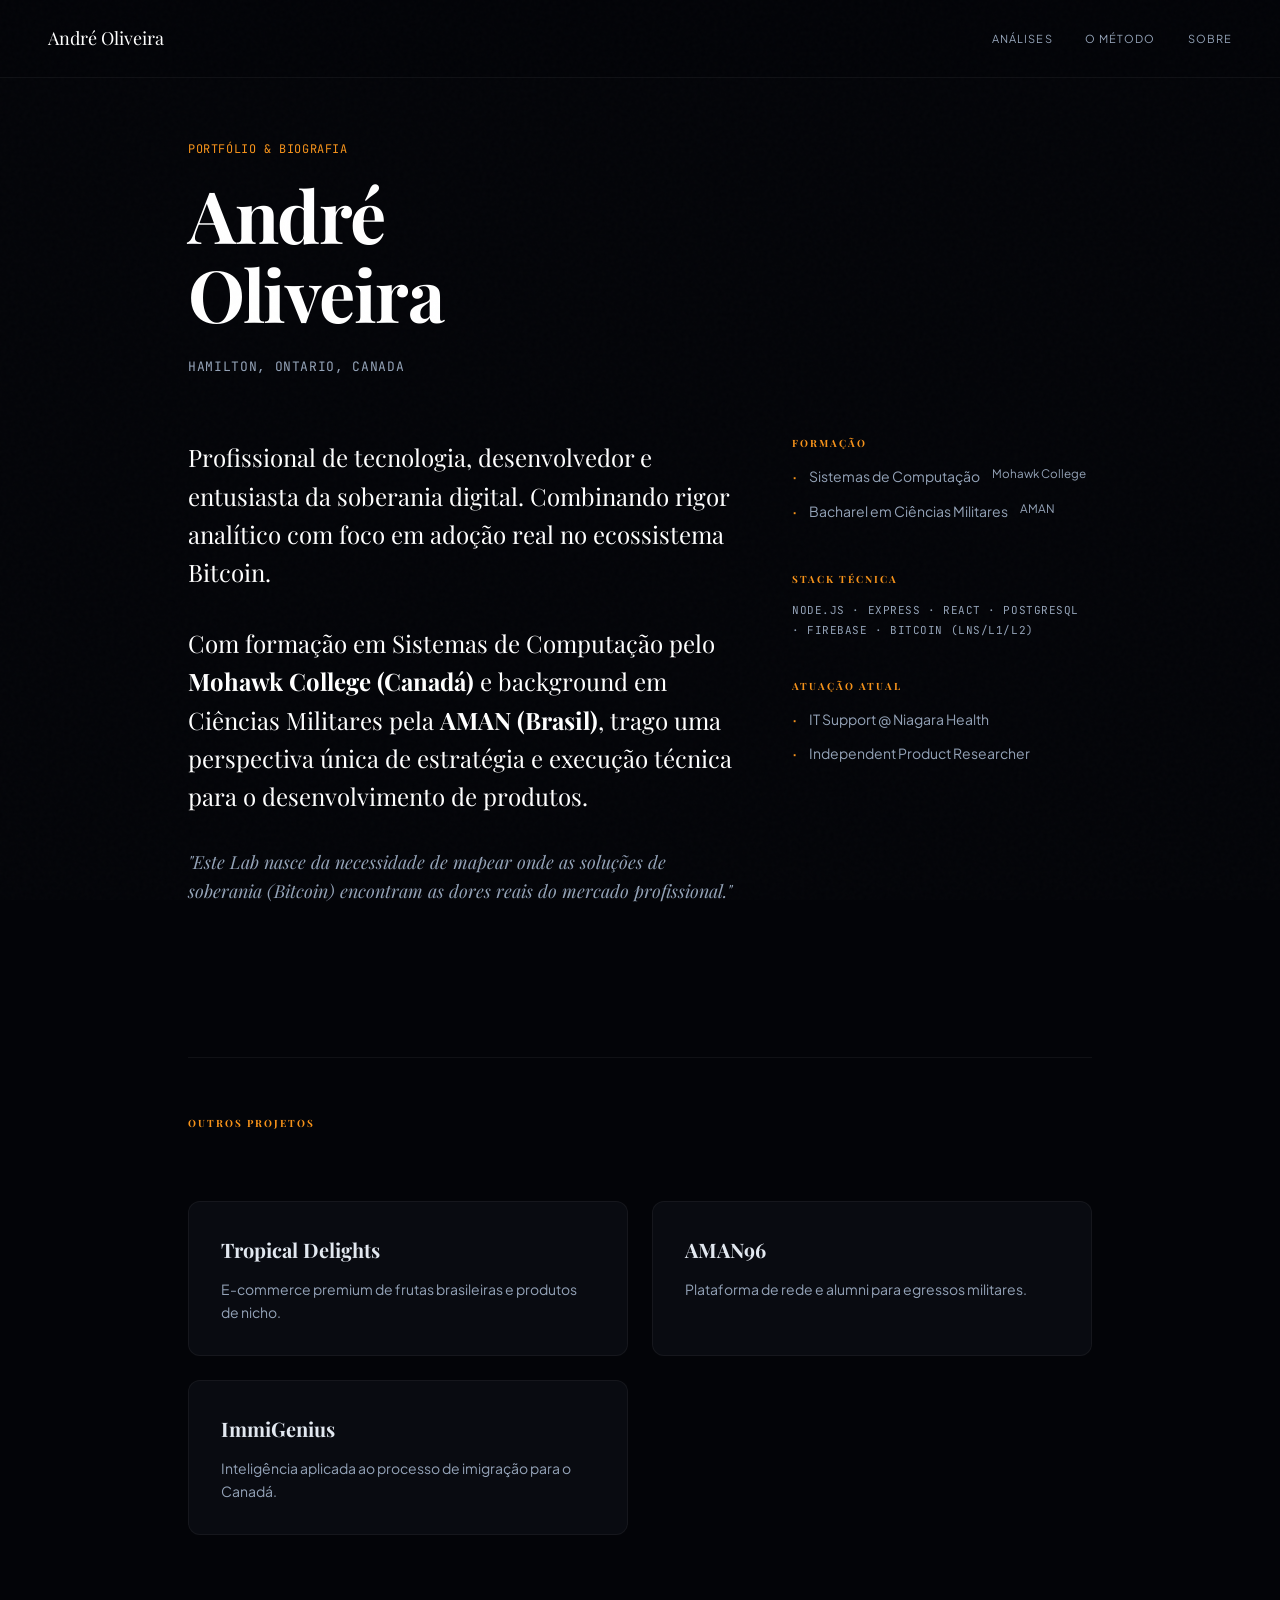
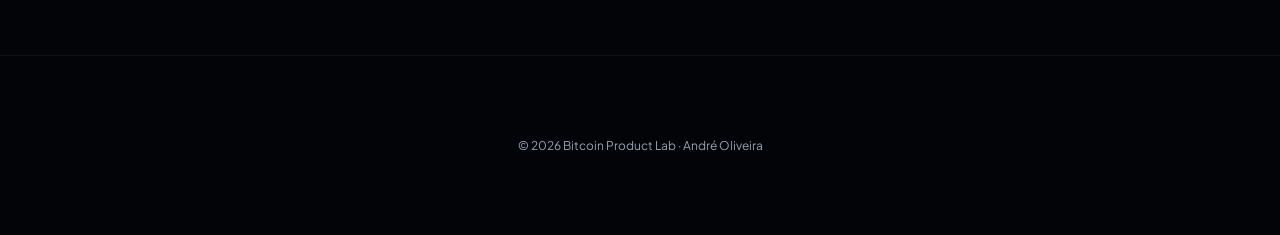
<file: sobre/index.html>
<!DOCTYPE html>
<html lang="pt-BR">
<head>
    <meta charset="UTF-8">
    <meta name="viewport" content="width=device-width, initial-scale=1.0">
    <title>André Oliveira — Sobre | Bitcoin Product Lab</title>
    <link rel="stylesheet" href="../base.css">
    <style>
        .page-header {
            padding: 140px var(--p-page) 60px;
            max-width: 1000px;
            margin: 0 auto;
        }

        .bio-container {
            max-width: 1000px;
            margin: 0 auto;
            padding: 0 var(--p-page) 120px;
            display: grid;
            grid-template-columns: 1fr 300px;
            gap: 60px;
        }

        .bio-text {
            font-family: 'Playfair Display', serif;
            font-size: 24px;
            line-height: 1.6;
            color: var(--white);
        }

        .bio-text p { margin-bottom: 32px; }

        .sidebar-info {
            display: flex;
            flex-direction: column;
            gap: 40px;
        }

        .info-block h3 {
            font-size: 10px;
            text-transform: uppercase;
            letter-spacing: 0.2em;
            color: var(--accent);
            margin-bottom: 16px;
        }

        .info-list { list-style: none; font-size: 14px; color: var(--text-muted); }
        .info-list li { margin-bottom: 12px; display: flex; align-items: flex-start; gap: 12px; }
        .info-list li::before { content: "·"; color: var(--accent); font-weight: bold; }

        .projects-grid {
            grid-column: 1 / -1;
            display: grid;
            grid-template-columns: repeat(auto-fit, minmax(300px, 1fr));
            gap: 24px;
            margin-top: 60px;
            border-top: 1px solid var(--border);
            padding-top: 60px;
        }

        .project-card {
            background: var(--s1);
            border: 1px solid var(--border);
            padding: 32px;
            border-radius: 12px;
        }

        .project-card h4 {
            font-family: 'Playfair Display', serif;
            font-size: 20px;
            margin-bottom: 12px;
        }

        @media (max-width: 900px) {
            .bio-container { grid-template-columns: 1fr; }
            .bio-text { font-size: 20px; }
        }
    </style>
</head>
<body>

    <nav class="nav-container">
        <a href="../index.html" class="nav-link" style="font-family: 'Playfair Display', serif; font-size: 18px; color: var(--white); text-transform: none; letter-spacing: 0;">André Oliveira</a>
        <div style="display: flex; gap: 32px;">
            <a href="../index.html#cases" class="nav-link">Análises</a>
            <a href="../metodo/index.html" class="nav-link">O Método</a>
            <a href="../sobre/index.html" class="nav-link active">Sobre</a>
        </div>
    </nav>

    <header class="page-header">
        <div class="mono" style="margin-bottom: 16px; color: var(--accent);">Portfólio & Biografia</div>
        <h1 style="font-size: 72px; margin-bottom: 24px;">André <br>Oliveira</h1>
        <p class="mono" style="font-size: 13px; color: var(--text-muted);">Hamilton, Ontario, Canada</p>
    </header>

    <main class="bio-container">
        <div class="bio-text">
            <p>
                Profissional de tecnologia, desenvolvedor e entusiasta da soberania digital. Combinando rigor analítico com foco em adoção real no ecossistema Bitcoin.
            </p>
            <p>
                Com formação em Sistemas de Computação pelo <strong>Mohawk College (Canadá)</strong> e background em Ciências Militares pela <strong>AMAN (Brasil)</strong>, trago uma perspectiva única de estratégia e execução técnica para o desenvolvimento de produtos.
            </p>
            <p style="font-size: 18px; color: var(--text-muted); font-style: italic;">
                "Este Lab nasce da necessidade de mapear onde as soluções de soberania (Bitcoin) encontram as dores reais do mercado profissional."
            </p>
        </div>

        <aside class="sidebar-info">
            <div class="info-block">
                <h3>Formação</h3>
                <ul class="info-list">
                    <li>Sistemas de Computação<br><small>Mohawk College</small></li>
                    <li>Bacharel em Ciências Militares<br><small>AMAN</small></li>
                </ul>
            </div>
            
            <div class="info-block">
                <h3>Stack Técnica</h3>
                <div class="mono" style="font-size: 11px; line-height: 1.8; color: var(--text-muted);">
                    Node.js · Express · React · PostgreSQL · Firebase · Bitcoin (LNS/L1/L2)
                </div>
            </div>

            <div class="info-block">
                <h3>Atuação Atual</h3>
                <ul class="info-list">
                    <li>IT Support @ Niagara Health</li>
                    <li>Independent Product Researcher</li>
                </ul>
            </div>
        </aside>

        <section class="projects-grid">
            <div class="info-block" style="grid-column: 1 / -1; margin-bottom: 32px;">
                <h3>Outros Projetos</h3>
            </div>
            
            <div class="project-card">
                <h4>Tropical Delights</h4>
                <p style="font-size: 14px; color: var(--text-muted);">E-commerce premium de frutas brasileiras e produtos de nicho.</p>
            </div>

            <div class="project-card">
                <h4>AMAN96</h4>
                <p style="font-size: 14px; color: var(--text-muted);">Plataforma de rede e alumni para egressos militares.</p>
            </div>

            <div class="project-card">
                <h4>ImmiGenius</h4>
                <p style="font-size: 14px; color: var(--text-muted);">Inteligência aplicada ao processo de imigração para o Canadá.</p>
            </div>
        </section>
    </main>

    <footer style="padding: 80px var(--p-page); border-top: 1px solid var(--border); text-align: center;">
        <p style="color: var(--text-muted); font-size: 12px;">© 2026 Bitcoin Product Lab · André Oliveira</p>
    </footer>

</body>
</html>
</file>
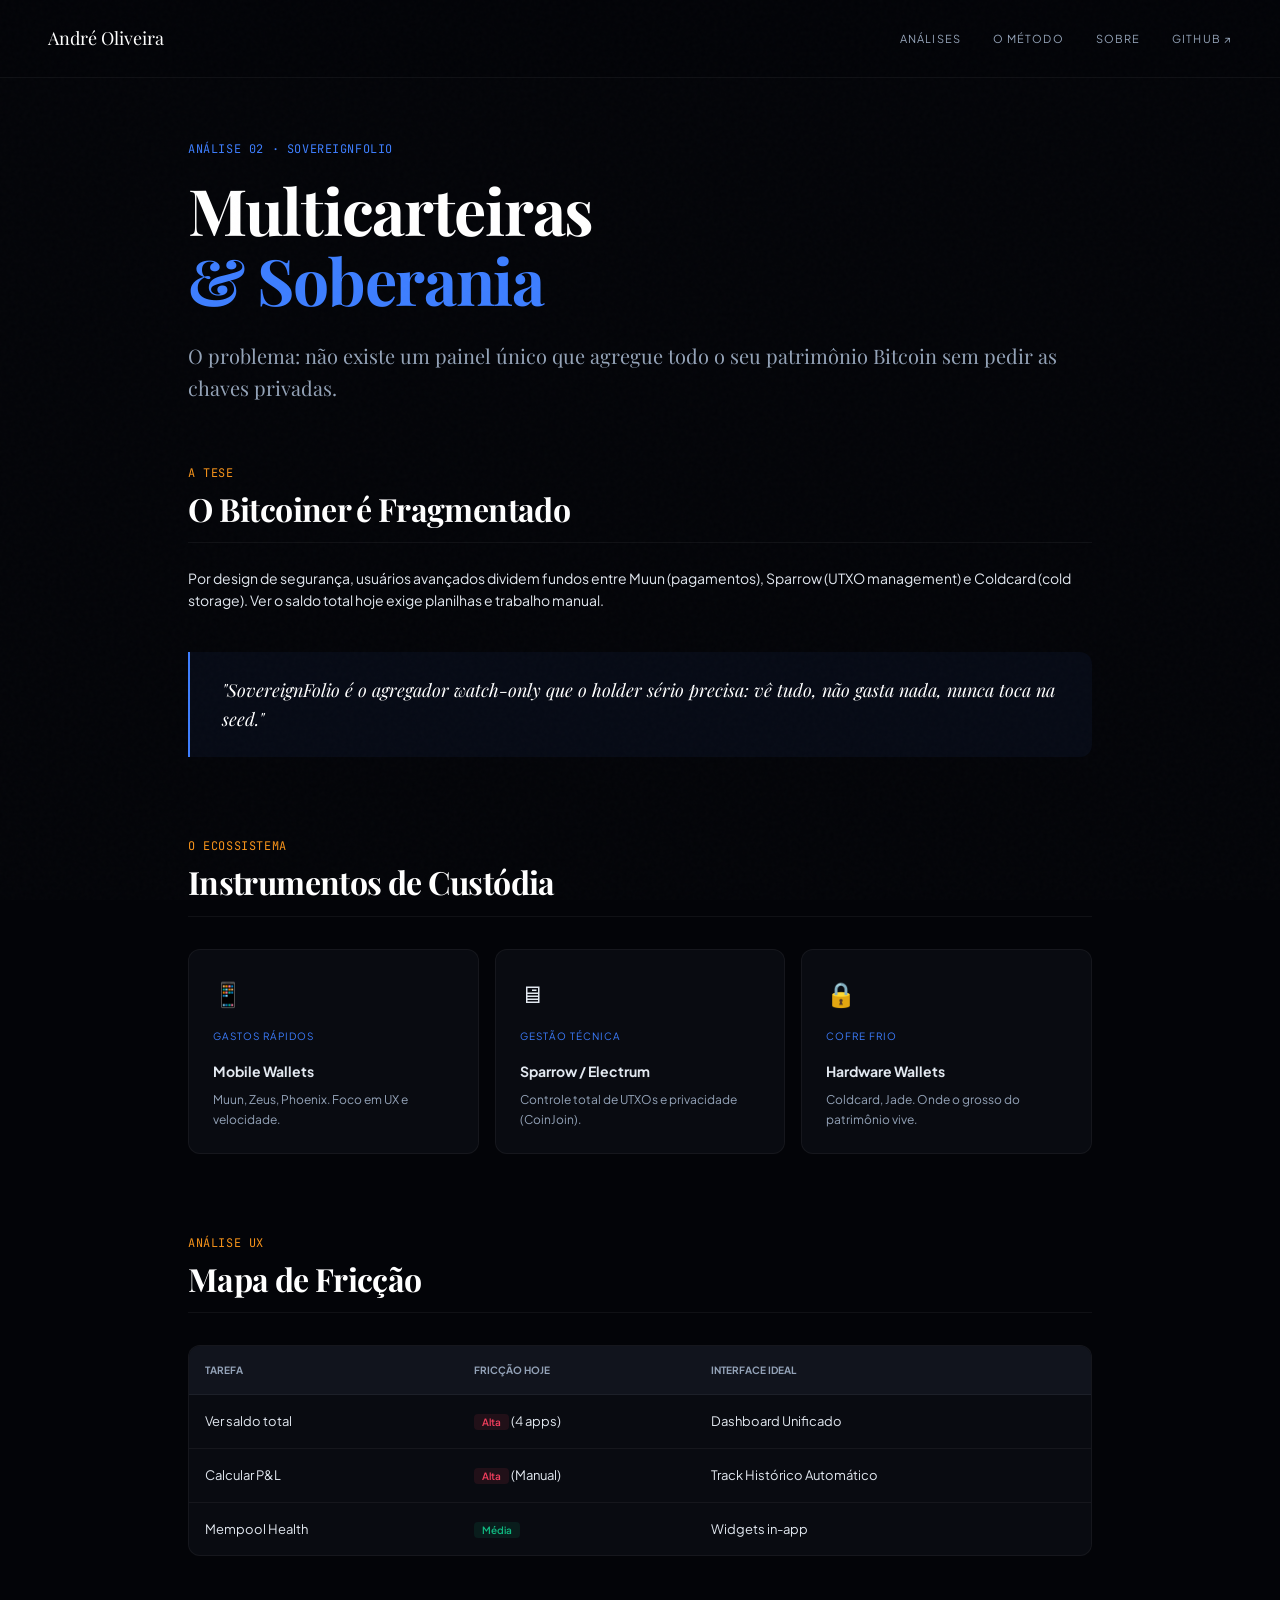
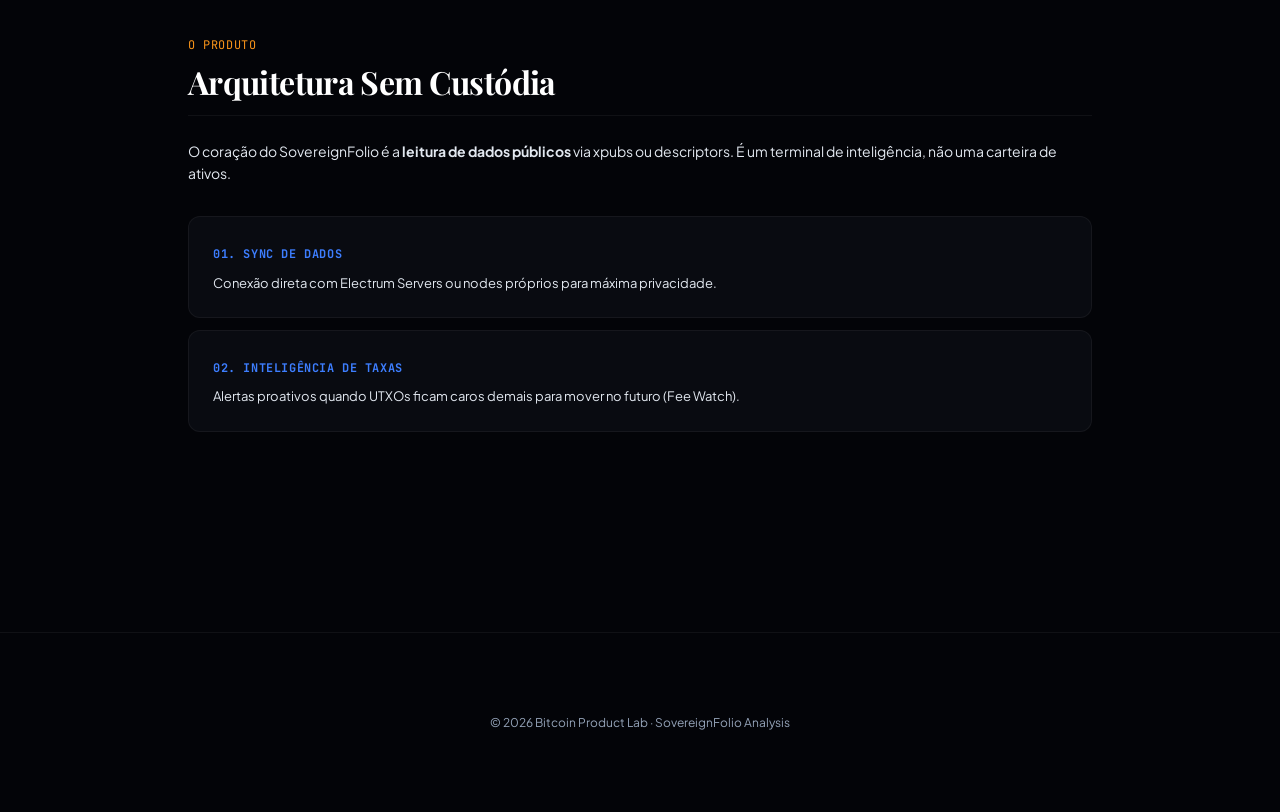
<file: sovereignfolio/index.html>
<!DOCTYPE html>
<html lang="pt-BR">
<head>
    <meta charset="UTF-8">
    <meta name="viewport" content="width=device-width, initial-scale=1.0">
    <title>SovereignFolio — Análise de Produto | Bitcoin Product Lab</title>
    <link rel="stylesheet" href="../base.css">
    <style>
        .page-header {
            padding: 140px var(--p-page) 60px;
            max-width: 1000px;
            margin: 0 auto;
        }

        .content-body {
            max-width: 1000px;
            margin: 0 auto;
            padding: 0 var(--p-page) 120px;
        }

        .accent-block {
            border-left: 2px solid #3d7eff;
            padding: 24px 32px;
            background: rgba(61, 126, 255, 0.05);
            margin: 40px 0;
            border-radius: 0 12px 12px 0;
        }

        section { margin-bottom: 80px; }

        h2 { font-size: 32px; margin-bottom: 24px; border-bottom: 1px solid var(--border); padding-bottom: 16px; }

        .wallet-comparison {
            display: grid;
            grid-template-columns: repeat(auto-fit, minmax(250px, 1fr));
            gap: 16px;
            margin-top: 32px;
        }

        .w-card {
            background: var(--s1);
            border: 1px solid var(--border);
            padding: 24px;
            border-radius: 12px;
        }

        .w-icon { font-size: 24px; margin-bottom: 16px; display: block; }
        .w-name { font-weight: 700; margin-bottom: 8px; }
        .w-role { font-size: 10px; color: #3d7eff; text-transform: uppercase; letter-spacing: 0.1em; margin-bottom: 16px; display: block; }

        .table-container {
            overflow-x: auto;
            margin: 32px 0;
            background: var(--s1);
            border-radius: 12px;
            border: 1px solid var(--border);
        }

        table { width: 100%; border-collapse: collapse; font-size: 13px; }
        th { text-align: left; padding: 16px; background: var(--s2); font-size: 10px; text-transform: uppercase; color: var(--text-muted); }
        td { padding: 16px; border-top: 1px solid var(--border); }

        .badge {
            padding: 2px 8px;
            border-radius: 4px;
            font-size: 10px;
            font-weight: 600;
        }
        .badge.high { background: rgba(244, 63, 94, 0.1); color: #f43f5e; }
        .badge.low { background: rgba(16, 185, 129, 0.1); color: #10b981; }

        @media (max-width: 900px) {
            .page-header, .content-body { padding: 100px var(--p-mobile) 40px; }
        }
    </style>
</head>
<body>

    <nav class="nav-container">
        <a href="../index.html" class="nav-link" style="font-family: 'Playfair Display', serif; font-size: 18px; color: var(--white); text-transform: none; letter-spacing: 0;">André Oliveira</a>
        <div style="display: flex; gap: 32px;">
            <a href="../index.html#cases" class="nav-link">Análises</a>
            <a href="../metodo/index.html" class="nav-link">O Método</a>
            <a href="../sobre/index.html" class="nav-link">Sobre</a>
            <a href="https://github.com/sunda290" target="_blank" class="nav-link">GitHub ↗</a>
        </div>
    </nav>

    <header class="page-header">
        <div class="mono" style="margin-bottom: 16px; color: #3d7eff;">Análise 02 · SovereignFolio</div>
        <h1 style="font-size: 64px; margin-bottom: 24px;">Multicarteiras <br><span style="color: #3d7eff;">& Soberania</span></h1>
        <p style="font-family: 'Playfair Display', serif; font-size: 20px; color: var(--text-muted); line-height: 1.6;">
            O problema: não existe um painel único que agregue todo o seu patrimônio Bitcoin sem pedir as chaves privadas.
        </p>
    </header>

    <main class="content-body">
        
        <section>
            <div class="mono" style="margin-bottom: 8px;">A Tese</div>
            <h2>O Bitcoiner é Fragmentado</h2>
            <p>Por design de segurança, usuários avançados dividem fundos entre Muun (pagamentos), Sparrow (UTXO management) e Coldcard (cold storage). Ver o saldo total hoje exige planilhas e trabalho manual.</p>
            
            <div class="accent-block">
                <p style="font-family: 'Playfair Display', serif; font-size: 18px; font-style: italic; color: var(--white);">
                    "SovereignFolio é o agregador watch-only que o holder sério precisa: vê tudo, não gasta nada, nunca toca na seed."
                </p>
            </div>
        </section>

        <section>
            <div class="mono" style="margin-bottom: 8px;">O Ecossistema</div>
            <h2>Instrumentos de Custódia</h2>
            <div class="wallet-comparison">
                <div class="w-card">
                    <span class="w-icon">📱</span>
                    <span class="w-role">Gastos Rápidos</span>
                    <div class="w-name">Mobile Wallets</div>
                    <p style="font-size: 12px; color: var(--text-muted);">Muun, Zeus, Phoenix. Foco em UX e velocidade.</p>
                </div>
                <div class="w-card">
                    <span class="w-icon">🖥</span>
                    <span class="w-role">Gestão Técnica</span>
                    <div class="w-name">Sparrow / Electrum</div>
                    <p style="font-size: 12px; color: var(--text-muted);">Controle total de UTXOs e privacidade (CoinJoin).</p>
                </div>
                <div class="w-card">
                    <span class="w-icon">🔒</span>
                    <span class="w-role">Cofre Frio</span>
                    <div class="w-name">Hardware Wallets</div>
                    <p style="font-size: 12px; color: var(--text-muted);">Coldcard, Jade. Onde o grosso do patrimônio vive.</p>
                </div>
            </div>
        </section>

        <section>
            <div class="mono" style="margin-bottom: 8px;">Análise UX</div>
            <h2>Mapa de Fricção</h2>
            <div class="table-container">
                <table>
                    <thead>
                        <tr>
                            <th>Tarefa</th>
                            <th>Fricção Hoje</th>
                            <th>Interface Ideal</th>
                        </tr>
                    </thead>
                    <tbody>
                        <tr>
                            <td>Ver saldo total</td>
                            <td><span class="badge high">Alta</span> (4 apps)</td>
                            <td>Dashboard Unificado</td>
                        </tr>
                        <tr>
                            <td>Calcular P&L</td>
                            <td><span class="badge high">Alta</span> (Manual)</td>
                            <td>Track Histórico Automático</td>
                        </tr>
                        <tr>
                            <td>Mempool Health</td>
                            <td><span class="badge low">Média</span></td>
                            <td>Widgets in-app</td>
                        </tr>
                    </tbody>
                </table>
            </div>
        </section>

        <section>
            <div class="mono" style="margin-bottom: 8px;">O Produto</div>
            <h2>Arquitetura Sem Custódia</h2>
            <p>O coração do SovereignFolio é a <strong>leitura de dados públicos</strong> via xpubs ou descriptors. É um terminal de inteligência, não uma carteira de ativos.</p>
            
            <div style="display: grid; gap: 12px; margin-top: 32px;">
                <div class="w-card">
                    <strong class="mono" style="color: #3d7eff;">01. Sync de Dados</strong>
                    <p style="font-size: 13px; margin-top: 8px;">Conexão direta com Electrum Servers ou nodes próprios para máxima privacidade.</p>
                </div>
                <div class="w-card">
                    <strong class="mono" style="color: #3d7eff;">02. Inteligência de Taxas</strong>
                    <p style="font-size: 13px; margin-top: 8px;">Alertas proativos quando UTXOs ficam caros demais para mover no futuro (Fee Watch).</p>
                </div>
            </div>
        </section>

    </main>

    <footer style="padding: 80px var(--p-page); border-top: 1px solid var(--border); text-align: center;">
        <p style="color: var(--text-muted); font-size: 12px;">© 2026 Bitcoin Product Lab · SovereignFolio Analysis</p>
    </footer>

</body>
</html>
</file>
<file: base.css>
@import url('https://fonts.googleapis.com/css2?family=Plus+Jakarta+Sans:wght@300;400;500;600;700&family=Playfair+Display:ital,wght@0,400;0,700;1,400&family=JetBrains+Mono:wght@300;400;500&display=swap');

:root {
    /* Colors */
    --bg: #030408;
    --s1: #090b11;
    --s2: #11141d;
    --accent: #f7931a; /* Bitcoin Orange */
    --accent-dim: rgba(247, 147, 26, 0.08);
    --border: rgba(255, 255, 255, 0.05);
    --border-hover: rgba(255, 255, 255, 0.12);
    --text: #e2e8f0;
    --text-muted: #94a3b8;
    --white: #ffffff;
    
    /* Spacing */
    --p-page: 48px;
    --p-mobile: 24px;
    
    /* Shadows & Effects */
    --shadow: 0 4px 20px rgba(0, 0, 0, 0.5);
    --glass: backdrop-filter: blur(12px);
}

* {
    box-sizing: border-box;
    margin: 0;
    padding: 0;
}

html {
    scroll-behavior: smooth;
}

body {
    background: var(--bg);
    color: var(--text);
    font-family: 'Plus Jakarta Sans', sans-serif;
    font-size: 14px;
    line-height: 1.6;
    overflow-x: hidden;
    -webkit-font-smoothing: antialiased;
}

/* ── TACTILE GRAIN EFFECT ── */
body::after {
    content: '';
    position: fixed;
    inset: 0;
    background-image: url("data:image/svg+xml,%3Csvg viewBox='0 0 256 256' xmlns='http://www.w3.org/2000/svg'%3E%3Cfilter id='n'%3E%3CfeTurbulence type='fractalNoise' baseFrequency='0.85' numOctaves='4' stitchTiles='stitch'/%3E%3C/filter%3E%3Crect width='100%25' height='100%25' filter='url(%23n)' opacity='0.02'/%3E%3C/svg%3E");
    pointer-events: none;
    z-index: 9999;
}

/* ── TYPOGRAPHY ── */
h1, h2, h3 {
    font-family: 'Playfair Display', serif;
    font-weight: 700;
    color: var(--white);
    line-height: 1.1;
    letter-spacing: -0.02em;
}

.mono {
    font-family: 'JetBrains Mono', monospace;
    font-size: 0.85em;
    letter-spacing: 0.05em;
    text-transform: uppercase;
    color: var(--accent);
}

/* ── SHARED NAVBAR ── */
.nav-container {
    position: fixed;
    top: 0; left: 0; right: 0;
    z-index: 1000;
    padding: 24px var(--p-page);
    display: flex;
    justify-content: space-between;
    align-items: center;
    background: rgba(3, 4, 8, 0.8);
    backdrop-filter: blur(12px);
    border-bottom: 1px solid var(--border);
}

.nav-link {
    color: var(--text-muted);
    text-decoration: none;
    font-size: 11px;
    text-transform: uppercase;
    letter-spacing: 0.1em;
    transition: all 0.2s;
}

.nav-link:hover {
    color: var(--accent);
}

/* ── BENTO GRID ── */
.bento-grid {
    display: grid;
    grid-template-columns: repeat(12, 1fr);
    gap: 16px;
    max-width: 1400px;
    margin: 0 auto;
}

.bento-card {
    background: var(--s1);
    border: 1px solid var(--border);
    border-radius: 12px;
    padding: 32px;
    transition: all 0.3s cubic-bezier(0.4, 0, 0.2, 1);
    position: relative;
    overflow: hidden;
    text-decoration: none;
    display: flex;
    flex-direction: column;
}

.bento-card:hover {
    border-color: var(--border-hover);
    background: var(--s2);
    transform: translateY(-4px);
    box-shadow: var(--shadow);
}

.bento-card::before {
    content: '';
    position: absolute;
    top: 0; left: 0; right: 0; height: 1px;
    background: linear-gradient(90deg, transparent, var(--accent), transparent);
    opacity: 0;
    transition: opacity 0.3s;
}

.bento-card:hover::before {
    opacity: 0.5;
}

/* ── UTILITIES ── */
.span-6 { grid-column: span 6; }
.span-4 { grid-column: span 4; }
.span-8 { grid-column: span 8; }
.span-12 { grid-column: span 12; }

@media (max-width: 900px) {
    .nav-container { padding: 16px var(--p-mobile); }
    .bento-grid { grid-template-columns: 1fr; }
    .span-6, .span-4, .span-8, .span-12 { grid-column: span 1; }
}
</file>
